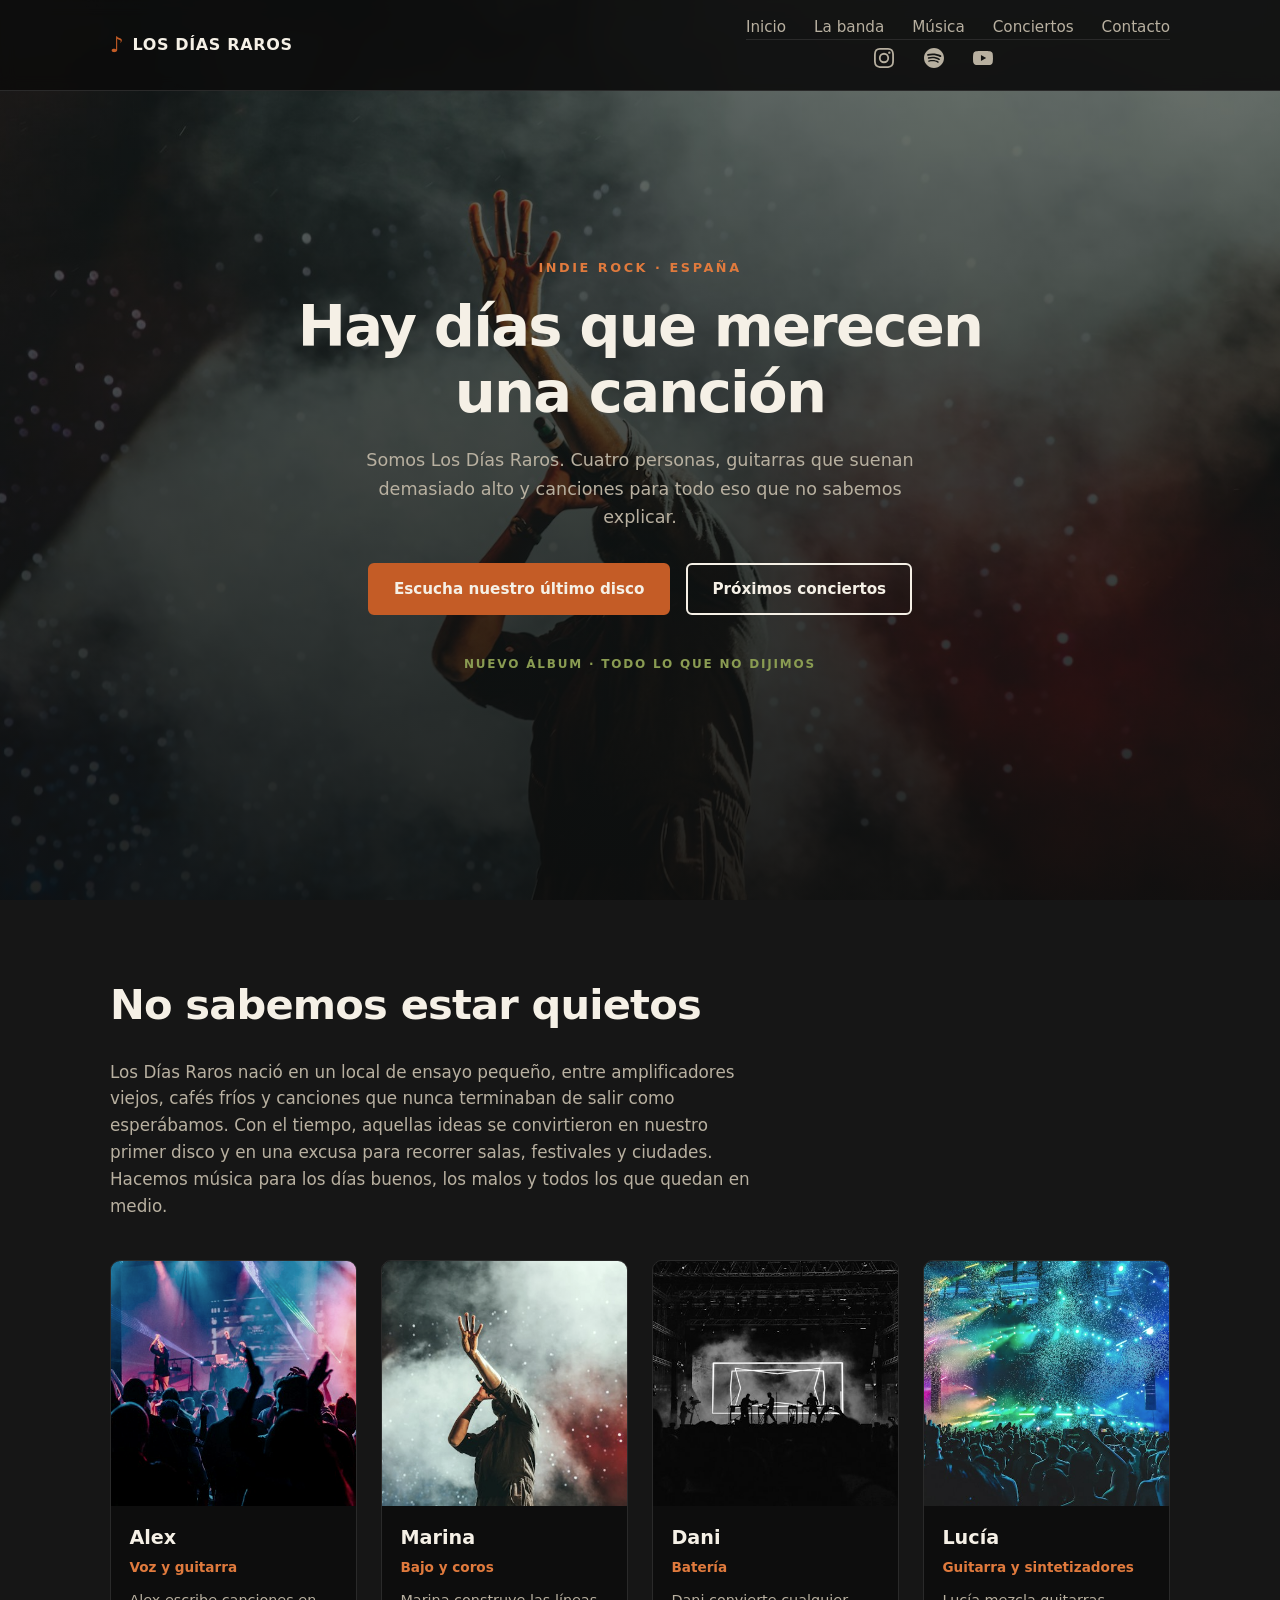
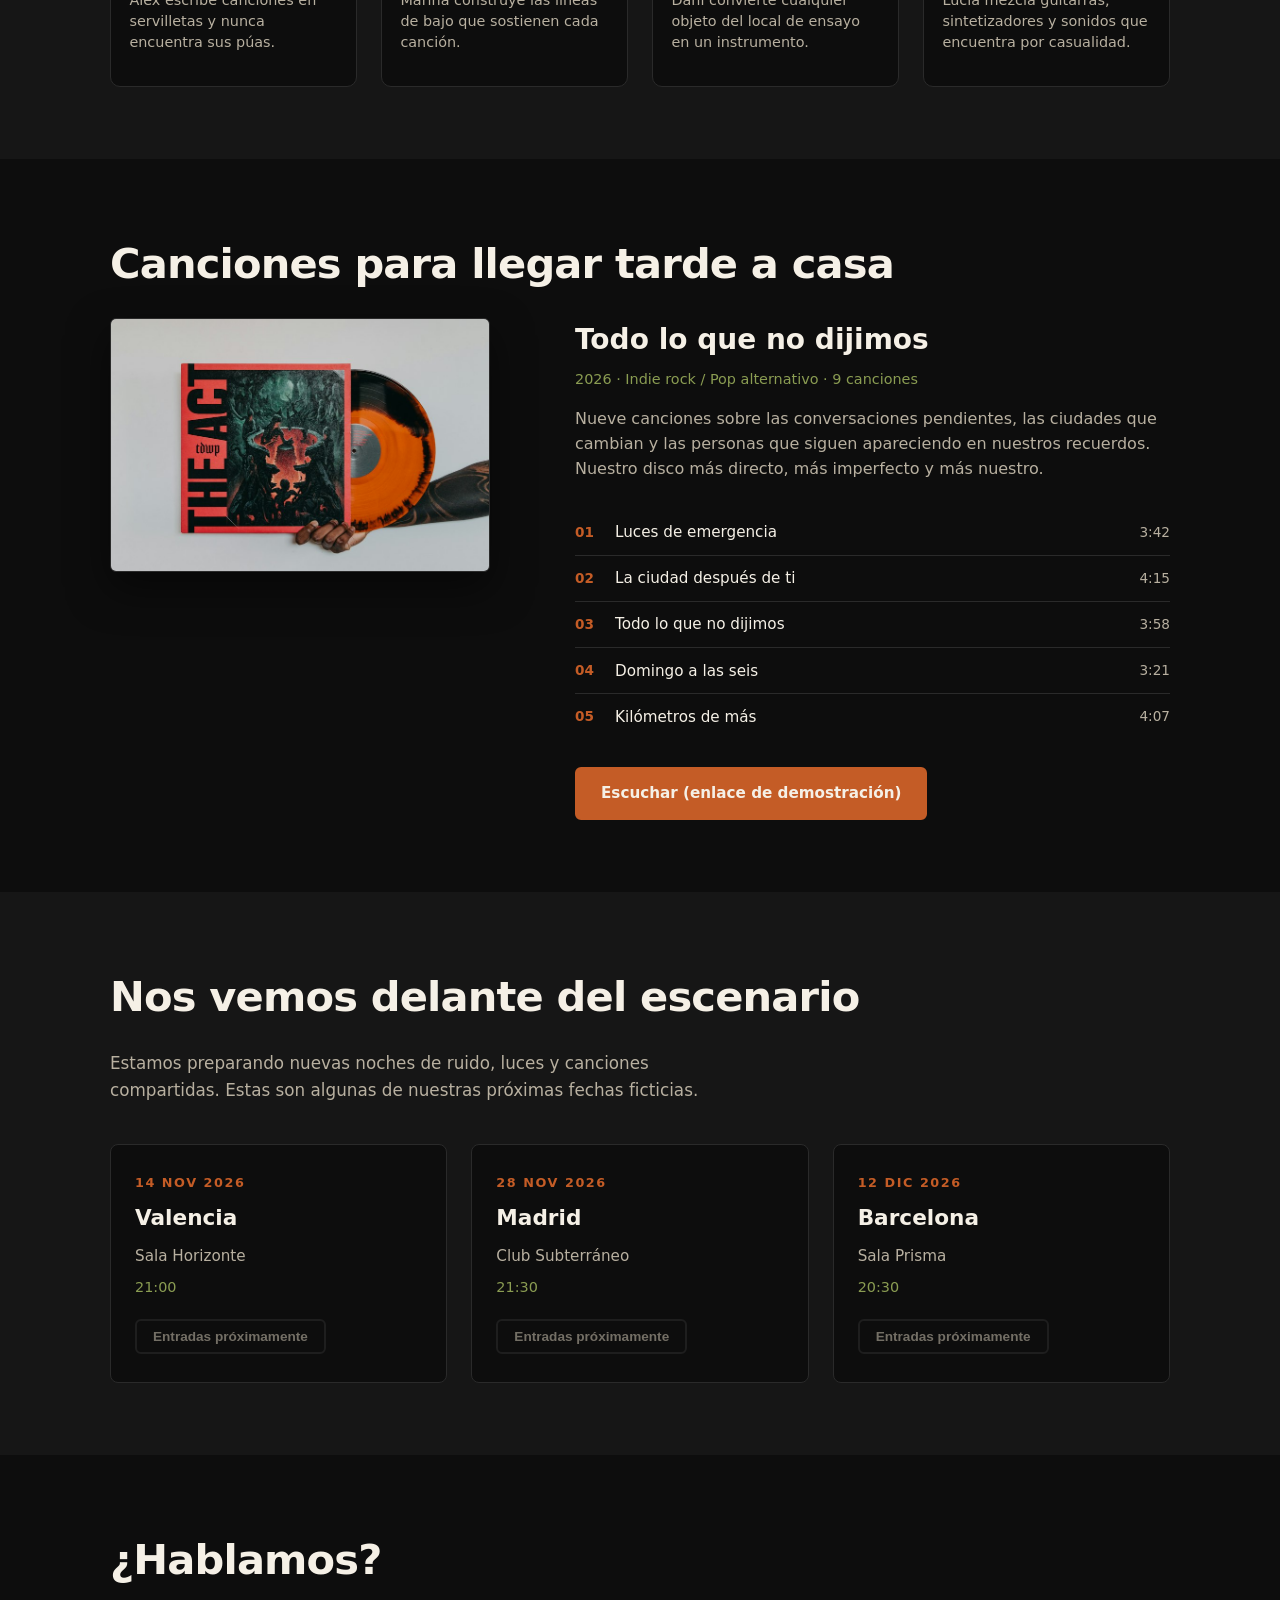
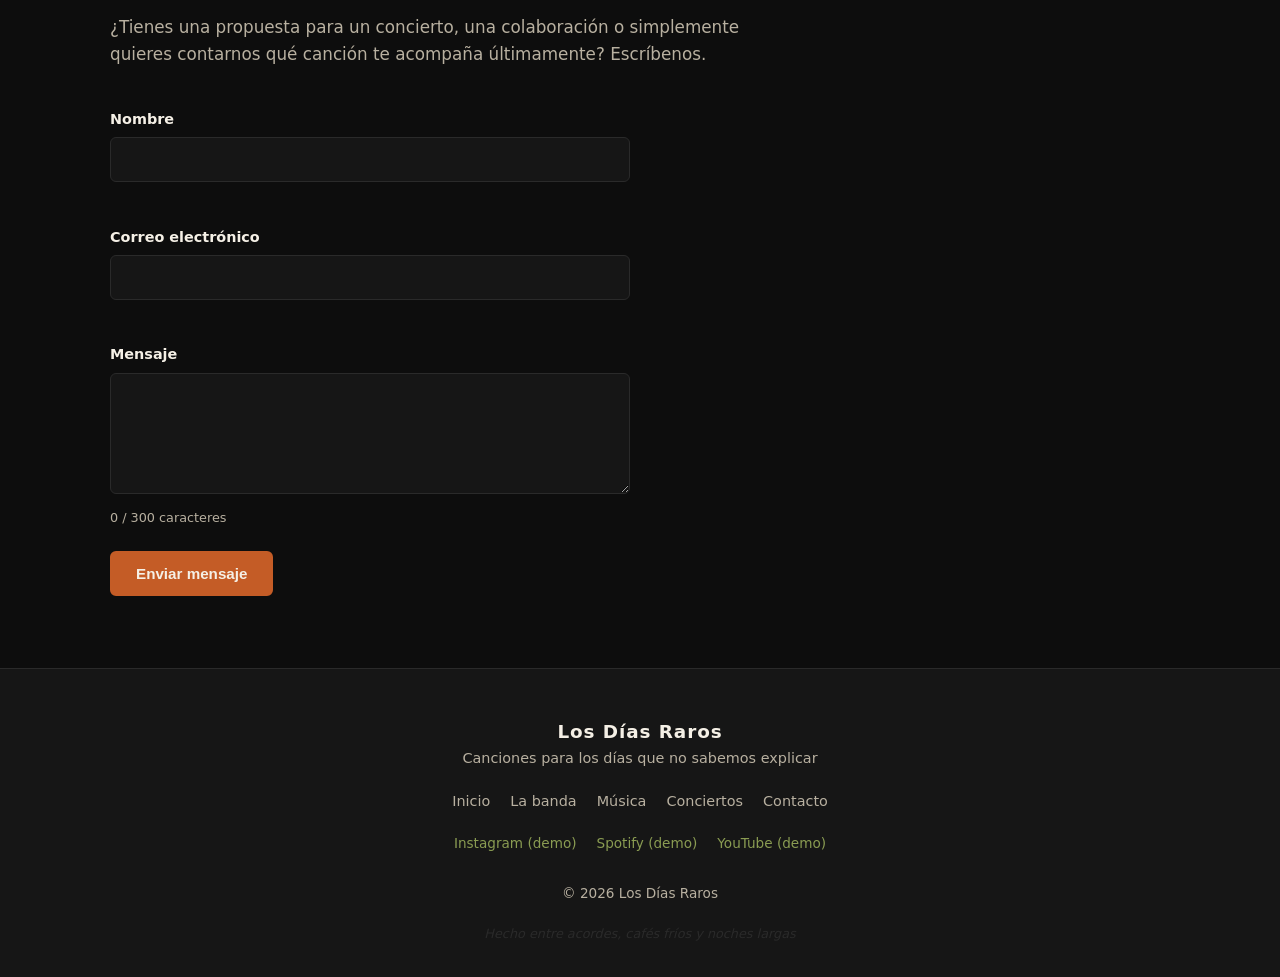
<file: index.html>
<!DOCTYPE html>
<html lang="es">
<head>
  <meta charset="UTF-8">
  <meta name="viewport" content="width=device-width, initial-scale=1.0">
  <meta name="description" content="Los Días Raros - Banda de indie rock español. Canciones nostálgicas sobre la juventud, el tiempo y la vida cotidiana. Escucha nuestro nuevo álbum Todo lo que no dijimos.">
  <title>Los Días Raros | Indie Rock · España</title>
  <link rel="stylesheet" href="./css/styles.css">
</head>
<body>
<!-- CABECERA Y NAVEGACIÓN -->
  <header class="header" id="inicio">
   <div class="header-container">
    <a href="#inicio" class="logo" aria-label="Los Días Raros - Inicio">
      <span class="logo-symbol" aria-hidden="true">♪</span>
      <span class="logo-text">LOS DÍAS RAROS</span>
    </a>

    <button class="menu-toggle" id="menu-toggle" aria-label="Abrir menú de navegación" aria-expanded="false" aria-controls="main-nav">
      <span class="hamburger-line"></span>
      <span class="hamburger-line"></span>
      <span class="hamburger-line"></span>
    </button>

    <nav class="nav" id="main-nav" aria-label="Navegación principal">
      <ul class="nav-list">
        <li><a href="#inicio" class="nav-link">Inicio</a></li>
        <li><a href="#banda" class="nav-link">La banda</a></li>
        <li><a href="#musica" class="nav-link">Música</a></li>
        <li><a href="#conciertos" class="nav-link">Conciertos</a></li>
        <li><a href="#contacto" class="nav-link">Contacto</a></li>
      </ul>

      <!-- Redes sociales dentro del menú (aparecen también en móvil) -->
      <div class="nav-social">
        <a href="https://instagram.com" class="social-icon" target="_blank" rel="noopener noreferrer" aria-label="Instagram (demostración)">
          <!-- Icono Instagram SVG -->
          <svg viewBox="0 0 24 24" width="20" height="20" fill="currentColor" aria-hidden="true">
            <path d="M12 2.163c3.204 0 3.584.012 4.85.07 3.252.148 4.771 1.691 4.919 4.919.058 1.265.069 1.645.069 4.849 0 3.205-.012 3.584-.069 4.849-.149 3.225-1.664 4.771-4.919 4.919-1.266.058-1.644.07-4.85.07-3.204 0-3.584-.012-4.849-.07-3.26-.149-4.771-1.699-4.919-4.92-.058-1.265-.07-1.644-.07-4.849 0-3.204.013-3.583.07-4.849.149-3.227 1.664-4.771 4.919-4.919 1.266-.057 1.645-.069 4.849-.069zM12 0C8.741 0 8.333.014 7.053.072 2.695.272.273 2.69.073 7.052.014 8.333 0 8.741 0 12c0 3.259.014 3.668.072 4.948.2 4.358 2.618 6.78 6.98 6.98C8.333 23.986 8.741 24 12 24c3.259 0 3.668-.014 4.948-.072 4.354-.2 6.782-2.618 6.979-6.98.059-1.28.073-1.689.073-4.948 0-3.259-.014-3.667-.072-4.947-.196-4.354-2.617-6.78-6.979-6.98C15.668.014 15.259 0 12 0zm0 5.838a6.162 6.162 0 100 12.324 6.162 6.162 0 000-12.324zM12 16a4 4 0 110-8 4 4 0 010 8zm6.406-11.845a1.44 1.44 0 100 2.881 1.44 1.44 0 000-2.881z"/>
          </svg>
        </a>

        <a href="https://open.spotify.com" class="social-icon" target="_blank" rel="noopener noreferrer" aria-label="Spotify (demostración)">
          <!-- Icono Spotify -->
          <svg viewBox="0 0 24 24" width="20" height="20" fill="currentColor" aria-hidden="true">
            <path d="M12 0C5.4 0 0 5.4 0 12s5.4 12 12 12 12-5.4 12-12S18.66 0 12 0zm5.521 17.34c-.24.359-.66.48-1.021.24-2.82-1.74-6.36-2.101-10.561-1.141-.418.092-.779-.198-.87-.619-.092-.418.198-.78.619-.87 4.56-1.021 8.52-.6 11.64 1.32.42.18.479.659.24 1.08zm1.44-3.3c-.301.42-.841.6-1.262.3-3.239-1.98-8.159-2.58-11.939-1.38-.479.12-1.02-.12-1.14-.6-.12-.48.12-1.021.6-1.141C9.6 9.9 15 10.561 18.72 12.84c.361.181.54.78.241 1.2zm.12-3.36C15.24 8.4 8.82 8.16 5.16 9.301c-.6.179-1.2-.181-1.38-.721-.18-.601.18-1.2.72-1.381 4.26-1.26 11.28-1.02 15.721 1.621.539.3.719 1.02.419 1.56-.299.421-1.02.599-1.559.3z"/>
          </svg>
        </a>

        <a href="https://youtube.com" class="social-icon" target="_blank" rel="noopener noreferrer" aria-label="YouTube (demostración)">
          <!-- Icono YouTube SVG -->
          <svg viewBox="0 0 24 24" width="20" height="20" fill="currentColor" aria-hidden="true">
            <path d="M23.498 6.186a3.016 3.016 0 00-2.122-2.136C19.505 3.545 12 3.545 12 3.545s-7.505 0-9.377.505A3.017 3.017 0 00.502 6.186C0 8.07 0 12 0 12s0 3.93.502 5.814a3.016 3.016 0 002.122 2.136c1.871.505 9.376.505 9.376.505s7.505 0 9.377-.505a3.015 3.015 0 002.122-2.136C24 15.93 24 12 24 12s0-3.93-.502-5.814zM9.545 15.568V8.432L15.818 12l-6.273 3.568z"/>
          </svg>
        </a>
      </div>
    </nav>
   </div>
  </header>
  <main>
    <!-- SECCIÓN HERO / PORTADA -->
    <section class="hero" aria-label="Portada principal">
      <div class="hero-overlay"></div>
      <div class="hero-content">
        <p class="hero-tag">INDIE ROCK · ESPAÑA</p>
        <h1 class="hero-title">Hay días que merecen una canción</h1>
        <p class="hero-text">Somos Los Días Raros. Cuatro personas, guitarras que suenan demasiado alto y canciones para todo eso que no sabemos explicar.</p>
        <div class="hero-buttons">
          <a href="#musica" class="btn btn-primary">Escucha nuestro último disco</a>
          <a href="#conciertos" class="btn btn-secondary">Próximos conciertos</a>
        </div>
        <p class="hero-album-tag">NUEVO ÁLBUM · TODO LO QUE NO DIJIMOS</p>
      </div>
    </section>

    <!-- SECCIÓN BANDA -->
    <section class="section section-banda" id="banda">
      <div class="container">
        <h2 class="section-title">No sabemos estar quietos</h2>
        <p class="section-intro">
          Los Días Raros nació en un local de ensayo pequeño, entre amplificadores viejos, cafés fríos y canciones que nunca terminaban de salir como esperábamos. Con el tiempo, aquellas ideas se convirtieron en nuestro primer disco y en una excusa para recorrer salas, festivales y ciudades. Hacemos música para los días buenos, los malos y todos los que quedan en medio.
        </p>

        <div class="members-grid">
          <!-- Alex -->
          <article class="member-card">
            <div class="member-image-wrapper">
              <img src="images/member1.jpg" alt="Alex, vocalista y guitarrista de Los Días Raros" class="member-photo" width="300" height="300">
            </div>
            <div class="member-content">
              <h3 class="member-name">Alex</h3>
              <p class="member-role">Voz y guitarra</p>
              <p class="member-desc">Alex escribe canciones en servilletas y nunca encuentra sus púas.</p>
      
              <!-- Información extra que aparece al hacer hover -->
               <div class="member-extra">
                <p>Le gusta escribir de madrugada y siempre lleva un cuaderno lleno de ideas a medias. Su guitarra favorita es una Telecaster negra que encontró en un mercadillo.</p>
              </div>
            </div>
          </article>

          <!-- Marina -->
          <article class="member-card">
            <div class="member-image-wrapper">
              <img src="images/member2.jpg" alt="Marina, bajista y corista de Los Días Raros" class="member-photo" width="300" height="300">
            </div>
            <div class="member-content">
              <h3 class="member-name">Marina</h3>
              <p class="member-role">Bajo y coros</p>
              <p class="member-desc">Marina construye las líneas de bajo que sostienen cada canción.</p>

              <div class="member-extra">
                <p>Antes tocaba en una banda de post-punk. Ahora se preocupa de que cada canción tenga “suelo” para que el resto pueda volar. Bebe café con leche casi frío.</p>
              </div>
            </div>
          </article>

  <!-- Dani -->
          <article class="member-card">
            <div class="member-image-wrapper">
              <img src="images/member3.jpg" alt="Dani, baterista de Los Días Raros" class="member-photo" width="300" height="300">
            </div>
            <div class="member-content">
              <h3 class="member-name">Dani</h3>
             <p class="member-role">Batería</p>
             <p class="member-desc">Dani convierte cualquier objeto del local de ensayo en un instrumento.</p>
      
              <div class="member-extra">
                <p>Colecciona baquetas rotas y dice que cada una tiene una historia. En los ensayos suele improvisar ritmos con cajas de pizza y llaves.</p>
              </div>
            </div>
          </article>

  <!-- Lucía -->
          <article class="member-card">
            <div class="member-image-wrapper">
              <img src="images/member4.jpg" alt="Lucía, guitarrista y teclista de Los Días Raros" class="member-photo" width="300" height="300">
            </div>
            <div class="member-content">
              <h3 class="member-name">Lucía</h3>
              <p class="member-role">Guitarra y sintetizadores</p>
              <p class="member-desc">Lucía mezcla guitarras, sintetizadores y sonidos que encuentra por casualidad.</p>
      
               <div class="member-extra">
                <p>Graba sonidos de la calle con el móvil y luego los mete en las canciones. Le fascina el reverb y dice que “el silencio también es un instrumento”.</p>
               </div>
            </div>
          </article>
        </div>
      </div>
    </section>

    <!-- SECCIÓN MÚSICA -->
    <section class="section section-musica" id="musica">
      <div class="container">
        <h2 class="section-title">Canciones para llegar tarde a casa</h2>

        <div class="album-layout">
          <div class="album-cover-wrapper">
            <img src="images/album.jpg" alt="Portada del álbum Todo lo que no dijimos de Los Días Raros" class="album-cover" width="400" height="400">
          </div>

          <div class="album-info">
            <h3 class="album-title">Todo lo que no dijimos</h3>
            <p class="album-meta">2026 · Indie rock / Pop alternativo · 9 canciones</p>
            <p class="album-desc">
              Nueve canciones sobre las conversaciones pendientes, las ciudades que cambian y las personas que siguen apareciendo en nuestros recuerdos. Nuestro disco más directo, más imperfecto y más nuestro.
            </p>

            <ol class="tracklist">
              <li class="track">
                <span class="track-number">01</span>
                <span class="track-title">Luces de emergencia</span>
                <span class="track-duration">3:42</span>
              </li>
              <li class="track">
                <span class="track-number">02</span>
                <span class="track-title">La ciudad después de ti</span>
                <span class="track-duration">4:15</span>
              </li>
              <li class="track">
                <span class="track-number">03</span>
                <span class="track-title">Todo lo que no dijimos</span>
                <span class="track-duration">3:58</span>
              </li>
              <li class="track">
                <span class="track-number">04</span>
                <span class="track-title">Domingo a las seis</span>
                <span class="track-duration">3:21</span>
              </li>
              <li class="track">
                <span class="track-number">05</span>
                <span class="track-title">Kilómetros de más</span>
                <span class="track-duration">4:07</span>
              </li>
            </ol>

            <a href="https://open.spotify.com" class="btn btn-primary" target="_blank" rel="noopener noreferrer">Escuchar (enlace de demostración)</a>
          </div>
        </div>
      </div>
    </section>

    <!-- SECCIÓN CONCIERTOS -->
    <section class="section section-conciertos" id="conciertos">
      <div class="container">
        <h2 class="section-title">Nos vemos delante del escenario</h2>
        <p class="section-intro">
          Estamos preparando nuevas noches de ruido, luces y canciones compartidas. Estas son algunas de nuestras próximas fechas ficticias.
        </p>

        <div class="concerts-grid">
          <article class="concert-card">
            <time class="concert-date" datetime="2026-11-14">14 NOV 2026</time>
            <h3 class="concert-city">Valencia</h3>
            <p class="concert-venue">Sala Horizonte</p>
            <p class="concert-time">21:00</p>
            <button class="btn btn-outline" disabled>Entradas próximamente</button>
          </article>

          <article class="concert-card">
            <time class="concert-date" datetime="2026-11-28">28 NOV 2026</time>
            <h3 class="concert-city">Madrid</h3>
            <p class="concert-venue">Club Subterráneo</p>
            <p class="concert-time">21:30</p>
            <button class="btn btn-outline" disabled>Entradas próximamente</button>
          </article>

          <article class="concert-card">
            <time class="concert-date" datetime="2026-12-12">12 DIC 2026</time>
            <h3 class="concert-city">Barcelona</h3>
            <p class="concert-venue">Sala Prisma</p>
            <p class="concert-time">20:30</p>
            <button class="btn btn-outline" disabled>Entradas próximamente</button>
          </article>
        </div>
      </div>
    </section>

    <!-- SECCIÓN CONTACTO -->
    <section class="section section-contacto" id="contacto">
      <div class="container">
        <h2 class="section-title">¿Hablamos?</h2>
        <p class="section-intro">
          ¿Tienes una propuesta para un concierto, una colaboración o simplemente quieres contarnos qué canción te acompaña últimamente? Escríbenos.
        </p>

        <form class="contact-form" id="contact-form" novalidate>
          <div class="form-group">
            <label for="nombre">Nombre</label>
            <input type="text" id="nombre" name="nombre" required aria-describedby="error-nombre" autocomplete="name">
            <span class="error-message" id="error-nombre" role="alert"></span>
          </div>

          <div class="form-group">
            <label for="email">Correo electrónico</label>
            <input type="email" id="email" name="email" required aria-describedby="error-email" autocomplete="email">
            <span class="error-message" id="error-email" role="alert"></span>
          </div>

          <div class="form-group">
            <label for="mensaje">Mensaje</label>
            <textarea id="mensaje" name="mensaje" rows="5" maxlength="300" required aria-describedby="contador-mensaje error-mensaje"></textarea>
            <div class="textarea-footer">
              <span class="char-counter" id="contador-mensaje" aria-live="polite">0 / 300 caracteres</span>
              <span class="error-message" id="error-mensaje" role="alert"></span>
            </div>
          </div>

          <button type="submit" class="btn btn-primary">Enviar mensaje</button>

          <div class="form-feedback" id="form-feedback" role="status" aria-live="polite"></div>
        </form>
      </div>
    </section>
  </main>

  <!-- PIE DE PÁGINA -->
  <footer class="footer">
    <div class="container footer-container">
      <div class="footer-brand">
        <p class="footer-name">Los Días Raros</p>
        <p class="footer-tagline">Canciones para los días que no sabemos explicar</p>
      </div>

      <nav class="footer-nav" aria-label="Enlaces del pie de página">
        <a href="#inicio">Inicio</a>
        <a href="#banda">La banda</a>
        <a href="#musica">Música</a>
        <a href="#conciertos">Conciertos</a>
        <a href="#contacto">Contacto</a>
      </nav>

      <div class="footer-social">
        <a href="https://instagram.com" target="_blank" rel="noopener noreferrer" class="social-link">Instagram (demo)</a>
        <a href="https://open.spotify.com" target="_blank" rel="noopener noreferrer" class="social-link">Spotify (demo)</a>
        <a href="https://youtube.com" target="_blank" rel="noopener noreferrer" class="social-link">YouTube (demo)</a>
      </div>

      <p class="footer-copy">© 2026 Los Días Raros</p>
      <p class="footer-note">Hecho entre acordes, cafés fríos y noches largas</p>
    </div>
  </footer>
</body>
  <script src="./js/script.js" defer></script>
</html>
</file>
<file: css/styles.css>
/* VARIABLES Y COLORES */
:root {
  --color-fondo: #0d0d0d;
  --color-fondo-secundario: #161616;
  --color-crema: #f5f0e6;
  --color-naranja: #c45c26;
  --color-naranja-claro: #e07a3d;
  --color-oliva: #6b7c3c;
  --color-oliva-claro: #8a9c52;
  --color-texto: #f5f0e6;
  --color-texto-suave: #b8b0a0;
  --color-borde: #2a2a2a;
  --color-error: #e05c5c;
  --color-exito: #6b9c5c;

  --fuente-principal: "Segoe UI", system-ui, -apple-system, sans-serif;
  --fuente-titulos: "Segoe UI", system-ui, -apple-system, sans-serif;

  --radio-boton: 6px;
  --transicion: 0.25s ease;
  --max-ancho: 1100px;
}

/* ESTILOS GENERALES */

*,
*::before,
*::after {
  box-sizing: border-box;
  margin: 0;
  padding: 0;
}

html {
  scroll-behavior: smooth;
}

@media (prefers-reduced-motion: reduce) {
  html {
    scroll-behavior: auto;
  }

  *,
  *::before,
  *::after {
    animation-duration: 0.01ms !important;
    animation-iteration-count: 1 !important;
    transition-duration: 0.01ms !important;
  }
}

/* Base del documento */
body {
  font-family: var(--fuente-principal);
  background-color: var(--color-fondo);
  color: var(--color-texto);
  line-height: 1.6;
  font-size: 1rem;
}

img {
  max-width: 100%;
  height: auto;
  display: block;
}

a {
  color: var(--color-naranja-claro);
  text-decoration: none;
  transition: color var(--transicion);
}

a:hover {
  color: var(--color-crema);
}

a:focus-visible {
  outline: 2px solid var(--color-naranja);
  outline-offset: 3px;
}

ul,
ol {
  list-style: none;
}

/* Contenedor general */
.container {
  width: 100%;
  max-width: var(--max-ancho);
  margin-left: auto;
  margin-right: auto;
  padding-left: 1.25rem;
  padding-right: 1.25rem;
}

.section {
  padding: 4.5rem 0;
}

.section-title {
  font-family: var(--fuente-titulos);
  font-size: clamp(1.8rem, 4vw, 2.6rem);
  font-weight: 700;
  letter-spacing: -0.02em;
  margin-bottom: 1.25rem;
  color: var(--color-crema);
}

.section-intro {
  max-width: 640px;
  color: var(--color-texto-suave);
  margin-bottom: 2.5rem;
  font-size: 1.05rem;
}

/* Botones */
.btn {
  display: inline-block;
  padding: 0.75rem 1.5rem;
  font-size: 0.95rem;
  font-weight: 600;
  border-radius: var(--radio-boton);
  border: 2px solid transparent;
  cursor: pointer;
  transition: background-color var(--transicion), color var(--transicion), border-color var(--transicion), transform var(--transicion);
  text-align: center;
}

.btn:focus-visible {
  outline: 2px solid var(--color-crema);
  outline-offset: 3px;
}

.btn-primary {
  background-color: var(--color-naranja);
  color: var(--color-crema);
  border-color: var(--color-naranja);
}

.btn-primary:hover {
  background-color: var(--color-naranja-claro);
  border-color: var(--color-naranja-claro);
  color: var(--color-crema);
  transform: translateY(-2px);
}

.btn-secondary {
  background-color: transparent;
  color: var(--color-crema);
  border-color: var(--color-crema);
}

.btn-secondary:hover {
  background-color: var(--color-crema);
  color: var(--color-fondo);
  transform: translateY(-2px);
}

.btn-outline {
  background-color: transparent;
  color: var(--color-texto-suave);
  border-color: var(--color-borde);
  font-size: 0.85rem;
  padding: 0.5rem 1rem;
}

.btn-outline:disabled {
  opacity: 0.6;
  cursor: not-allowed;
}

/* CABECERA Y MENÚS */

.header {
  position: fixed;
  top: 0;
  left: 0;
  width: 100%;
  z-index: 1000;
  background-color: rgba(13, 13, 13, 0.92);
  backdrop-filter: blur(8px);
  border-bottom: 1px solid var(--color-borde);
}

.header-container {
  max-width: var(--max-ancho);
  margin: 0 auto;
  padding: 0.85rem 1.25rem;
  display: flex;
  align-items: center;
  justify-content: space-between;
}

.logo {
  display: flex;
  align-items: center;
  gap: 0.5rem;
  color: var(--color-crema);
  font-weight: 700;
  letter-spacing: 0.04em;
  font-size: 1rem;
}

.logo:hover {
  color: var(--color-naranja-claro);
}

.logo-symbol {
  font-size: 1.35rem;
  color: var(--color-naranja);
}

.nav-list {
  display: flex;
  gap: 1.75rem;
  border-bottom: 1px solid var(--color-borde);
}

.nav-link {
  color: var(--color-texto-suave);
  font-size: 0.95rem;
  font-weight: 500;
  position: relative;
}

.nav-link:hover,
.nav-link:focus-visible {
  color: var(--color-crema);
}

.nav-link::after {
  content: "";
  position: absolute;
  left: 0;
  bottom: -4px;
  width: 0;
  height: 2px;
  background-color: var(--color-naranja);
  transition: width var(--transicion);
}

.nav-social {
  display: flex;
  align-items: center;
  gap: 0.85rem;
  margin-right: 1rem;
  padding-left: 7.5rem;
}

.social-icon {
  display: flex;
  align-items: center;
  justify-content: center;
  width: 36px;
  height: 36px;
  border-radius: 50%;
  color: var(--color-texto-suave);
  background-color: transparent;
  border: 1px solid transparent;
  transition: color 0.25s ease, background-color 0.25s ease, border-color 0.25s ease, transform 0.25s ease;
}

.social-icon:hover {
  color: var(--color-crema);
  background-color: rgba(196, 92, 38, 0.15);
  border-color: var(--color-naranja);
  transform: translateY(-2px);
}

.social-icon:focus-visible {
  outline: 2px solid var(--color-naranja);
  outline-offset: 2px;
}

.social-icon svg {
  display: block;
}

.nav-link:hover::after {
  width: 100%;
}

/* Menú hamburguesa */
.menu-toggle {
  display: none;
  flex-direction: column;
  justify-content: center;
  gap: 5px;
  width: 40px;
  height: 40px;
  background: transparent;
  border: none;
  cursor: pointer;
  padding: 6px;
}

.hamburger-line {
  display: block;
  width: 24px;
  height: 2px;
  background-color: var(--color-crema);
  transition: transform var(--transicion), opacity var(--transicion);
}

.menu-toggle[aria-expanded="true"] .hamburger-line:nth-child(1) {
  transform: translateY(7px) rotate(45deg);
}

.menu-toggle[aria-expanded="true"] .hamburger-line:nth-child(2) {
  opacity: 0;
}

.menu-toggle[aria-expanded="true"] .hamburger-line:nth-child(3) {
  transform: translateY(-7px) rotate(-45deg);
}

/* Portada Principal */
.hero {
  position: relative;
  min-height: 100vh;
  display: flex;
  align-items: center;
  justify-content: center;
  background-image: url("../images/portada.jpg");
  background-size: cover;
  background-position: center;
  background-repeat: no-repeat;
  padding: 6rem 1.25rem 4rem;
}

.hero-overlay {
  position: absolute;
  inset: 0;
  background: linear-gradient(
    to bottom,
    rgba(13, 13, 13, 0.55) 0%,
    rgba(13, 13, 13, 0.75) 50%,
    rgba(13, 13, 13, 0.9) 100%
  );
}

.hero-content {
  position: relative;
  z-index: 1;
  max-width: 720px;
  text-align: center;
}

.hero-tag {
  font-size: 0.8rem;
  letter-spacing: 0.2em;
  text-transform: uppercase;
  color: var(--color-naranja-claro);
  margin-bottom: 1rem;
  font-weight: 600;
}

.hero-title {
  font-family: var(--fuente-titulos);
  font-size: clamp(2.2rem, 6vw, 3.6rem);
  font-weight: 700;
  line-height: 1.15;
  letter-spacing: -0.03em;
  margin-bottom: 1.25rem;
  color: var(--color-crema);
}

.hero-text {
  font-size: 1.1rem;
  color: var(--color-texto-suave);
  margin-bottom: 2rem;
  max-width: 560px;
  margin-left: auto;
  margin-right: auto;
}

.hero-buttons {
  display: flex;
  flex-wrap: wrap;
  gap: 1rem;
  justify-content: center;
  margin-bottom: 2.5rem;
}

.hero-album-tag {
  font-size: 0.75rem;
  letter-spacing: 0.15em;
  text-transform: uppercase;
  color: var(--color-oliva-claro);
  font-weight: 600;
}

/* PRESENTACIÓN DE LA BANDA */
.section-banda {
  background-color: var(--color-fondo-secundario);
}

/* Tarjetas de los miembros */
.members-grid {
  display: grid;
  grid-template-columns: repeat(4, 1fr);
  gap: 1.5rem;
}

/* Estilo y hover de cada tarjeta */
.member-card {
  background-color: var(--color-fondo);
  border: 1px solid var(--color-borde);
  border-radius: 10px;
  overflow: hidden;
  transition: transform 0.35s ease, border-color 0.35s ease, box-shadow 0.35s ease;
  display: flex;
  flex-direction: column;
}

.member-card:hover {
  transform: translateY(-10px) scale(1.03);
  border-color: var(--color-naranja);
  box-shadow: 0 18px 36px rgba(0, 0, 0, 0.45);
  z-index: 10;
}

.member-image-wrapper {
  overflow: hidden;
}

.member-photo {
  width: 100%;
  aspect-ratio: 1 / 1;
  object-fit: cover;
  filter: grayscale(35%) contrast(1.05);
  transition: filter 0.4s ease, transform 0.4s ease;
}

.member-card:hover .member-photo {
  filter: grayscale(0%) contrast(1.1);
  transform: scale(1.08);
}

.member-content {
  padding: 1.1rem 1.15rem 1.3rem;
  display: flex;
  flex-direction: column;
  flex-grow: 1;
}

.member-name {
  font-size: 1.2rem;
  font-weight: 700;
  margin: 0 0 0.2rem;
  color: var(--color-crema);
}

.member-role {
  font-size: 0.85rem;
  color: var(--color-naranja-claro);
  margin: 0 0 0.7rem;
  font-weight: 600;
}

.member-desc {
  font-size: 0.9rem;
  color: var(--color-texto-suave);
  margin: 0 0 0.8rem;
  line-height: 1.45;
}

/* Información extra (oculta por defecto) */
.member-extra {
  max-height: 0;
  overflow: hidden;
  opacity: 0;
  transition: max-height 0.4s ease, opacity 0.35s ease, margin 0.35s ease;
  margin-top: 0;
}

.member-extra p {
  font-size: 0.85rem;
  color: var(--color-texto-suave);
  line-height: 1.5;
  margin: 0;
  padding-top: 0.6rem;
  border-top: 1px solid var(--color-borde);
}

/* Al hacer hover se muestra la info extra */
.member-card:hover .member-extra {
  max-height: 160px;
  opacity: 1;
  margin-top: 0.4rem;
}

/* SECCIÓN DE MÚSICA */

.section-musica {
  background-color: var(--color-fondo);
}

/* Álbum + tracklist */
.album-layout {
  display: grid;
  grid-template-columns: 1fr 1.4fr;
  gap: 2.5rem;
  align-items: start;
}

.album-cover {
  width: 100%;
  max-width: 380px;
  border-radius: 6px;
  box-shadow: 0 16px 40px rgba(0, 0, 0, 0.5);
  border: 1px solid var(--color-borde);
}

.album-title {
  font-size: 1.75rem;
  font-weight: 700;
  color: var(--color-crema);
  margin-bottom: 0.35rem;
}

.album-meta {
  font-size: 0.9rem;
  color: var(--color-oliva-claro);
  margin-bottom: 1rem;
  font-weight: 500;
}

.album-desc {
  color: var(--color-texto-suave);
  margin-bottom: 1.75rem;
  line-height: 1.55;
}

.tracklist {
  margin-bottom: 1.75rem;
}

.track {
  display: flex;
  align-items: center;
  gap: 0.75rem;
  padding: 0.65rem 0;
  border-bottom: 1px solid var(--color-borde);
  font-size: 0.95rem;
}

.track:last-child {
  border-bottom: none;
}

.track-number {
  color: var(--color-naranja);
  font-weight: 600;
  min-width: 1.75rem;
  font-size: 0.85rem;
}

.track-title {
  flex: 1;
  color: var(--color-crema);
}

.track-duration {
  color: var(--color-texto-suave);
  font-size: 0.85rem;
}

/* SECCIÓN DE CONCIERTOS */

.section-conciertos {
  background-color: var(--color-fondo-secundario);
}

.concerts-grid {
  display: grid;
  grid-template-columns: repeat(3, 1fr);
  gap: 1.5rem;
}

.concert-card {
  background-color: var(--color-fondo);
  border: 1px solid var(--color-borde);
  border-radius: 8px;
  padding: 1.75rem 1.5rem;
  display: flex;
  flex-direction: column;
  gap: 0.5rem;
  transition: border-color var(--transicion), transform var(--transicion);
}

.concert-card:hover {
  border-color: var(--color-oliva);
  transform: translateY(-4px);
}

.concert-date {
  font-size: 0.8rem;
  letter-spacing: 0.12em;
  font-weight: 700;
  color: var(--color-naranja);
  text-transform: uppercase;
}

.concert-city {
  font-size: 1.35rem;
  font-weight: 700;
  color: var(--color-crema);
}

.concert-venue {
  color: var(--color-texto-suave);
  font-size: 0.95rem;
}

.concert-time {
  color: var(--color-oliva-claro);
  font-size: 0.9rem;
  margin-bottom: 0.75rem;
}

.concert-card .btn {
  margin-top: auto;
  align-self: flex-start;
}

/* FORMULARIO */

.section-contacto {
  background-color: var(--color-fondo);
}

/* Formulario */
.contact-form {
  max-width: 520px;
}

.form-group {
  margin-bottom: 1.35rem;
}

.form-group label {
  display: block;
  font-size: 0.9rem;
  font-weight: 600;
  color: var(--color-crema);
  margin-bottom: 0.4rem;
}

.form-group input,
.form-group textarea {
  width: 100%;
  padding: 0.75rem 1rem;
  font-family: inherit;
  font-size: 1rem;
  background-color: var(--color-fondo-secundario);
  border: 1px solid var(--color-borde);
  border-radius: var(--radio-boton);
  color: var(--color-texto);
  transition: border-color var(--transicion);
}

.form-group input:focus,
.form-group textarea:focus {
  outline: none;
  border-color: var(--color-naranja);
}

.form-group input:focus-visible,
.form-group textarea:focus-visible {
  outline: 2px solid var(--color-naranja);
  outline-offset: 2px;
}

.form-group textarea {
  resize: vertical;
  min-height: 120px;
}

.textarea-footer {
  display: flex;
  justify-content: space-between;
  align-items: flex-start;
  gap: 1rem;
  margin-top: 0.4rem;
}

.char-counter {
  font-size: 0.8rem;
  color: var(--color-texto-suave);
}

.error-message {
  display: block;
  font-size: 0.85rem;
  color: var(--color-error);
  margin-top: 0.35rem;
  min-height: 1.2em;
}

.form-feedback {
  margin-top: 1.25rem;
  padding: 0.85rem 1rem;
  border-radius: var(--radio-boton);
  font-size: 0.95rem;
  display: none;
}

.form-feedback.success {
  display: block;
  background-color: rgba(107, 156, 92, 0.15);
  border: 1px solid var(--color-exito);
  color: var(--color-exito);
}

.form-feedback.error {
  display: block;
  background-color: rgba(224, 92, 92, 0.15);
  border: 1px solid var(--color-error);
  color: var(--color-error);
}

.form-group.has-error input,
.form-group.has-error textarea {
  border-color: var(--color-error);
}

/* PIE DE PÁGINA */

.footer {
  background-color: var(--color-fondo-secundario);
  border-top: 1px solid var(--color-borde);
  padding: 3rem 0 2rem;
}

.footer-container {
  display: flex;
  flex-direction: column;
  align-items: center;
  text-align: center;
  gap: 1.25rem;
}

.footer-name {
  font-size: 1.15rem;
  font-weight: 700;
  letter-spacing: 0.05em;
  color: var(--color-crema);
}

.footer-tagline {
  font-size: 0.9rem;
  color: var(--color-texto-suave);
}

.footer-nav {
  display: flex;
  flex-wrap: wrap;
  gap: 1.25rem;
  justify-content: center;
}

.footer-nav a {
  color: var(--color-texto-suave);
  font-size: 0.9rem;
}

.footer-nav a:hover {
  color: var(--color-naranja-claro);
}

.footer-social {
  display: flex;
  flex-wrap: wrap;
  gap: 1.25rem;
  justify-content: center;
}

.social-link {
  font-size: 0.85rem;
  color: var(--color-oliva-claro);
}

.social-link:hover {
  color: var(--color-crema);
}

.footer-copy {
  font-size: 0.85rem;
  color: var(--color-texto-suave);
  margin-top: 0.5rem;
}

.footer-note {
  font-size: 0.8rem;
  color: var(--color-borde);
  font-style: italic;
}

/* DISEÑO RESPONSIVE */

/* Tablet */
@media (max-width: 1024px) {

  .members-grid {
    grid-template-columns: 1fr;
    max-width: 340px;
    margin: 0 auto;
  }

  /* En móvil mostramos la info extra siempre visible */
  .member-extra {
    max-height: none;
    opacity: 1;
    margin-top: 0.5rem;
  }

  .member-card:hover {
    transform: none;          /* evitamos que se mueva demasiado en móvil */
    scale: 1;
  }

  .member-card:hover .member-photo {
    transform: none;
  }

  .album-layout {
    grid-template-columns: 1fr;
    gap: 2rem;
  }

  .album-cover {
    max-width: 320px;
    margin: 0 auto;
  }

  .concerts-grid {
    grid-template-columns: repeat(2, 1fr);
  }

  .concerts-grid .concert-card:last-child {
    grid-column: 1 / -1;
    max-width: 50%;
    margin: 0 auto;
  }
}

/* Móvil */
@media (max-width: 767px) {
  .menu-toggle {
    display: flex;
  }

  .nav {
    position: absolute;
    top: 100%;
    left: 0;
    width: 100%;
    background-color: rgba(13, 13, 13, 0.98);
    border-bottom: 1px solid var(--color-borde);
    max-height: 0;
    overflow: hidden;
    transition: max-height 0.3s ease;
  }

  .nav.is-open {
    max-height: 420px;
  }

  .nav-list {
    flex-direction: column;
    gap: 0;
    padding: 0.5rem 0;
  }

  .nav-list li {
    border-bottom: 1px solid var(--color-borde);
  }

  .nav-link {
    display: block;
    padding: 0.9rem 1.5rem;
  }

  .nav-link::after {
    display: none;
  }

  .nav-social {
    margin-left: 0;
    padding: 1rem 1.5rem 1.25rem;
    border-left: none;
    border-top: 1px solid var(--color-borde);
    justify-content: flex-start;
    gap: 1rem;
  }

  .social-icon {
    width: 40px;
    height: 40px;
  }

  .hero {
    min-height: 90vh;
    padding-top: 5.5rem;
  }

  .hero-buttons {
    flex-direction: column;
    align-items: center;
  }

  .hero-buttons .btn {
    width: 100%;
    max-width: 280px;
  }

  .section {
    padding: 3.25rem 0;
  }

  .concerts-grid {
    grid-template-columns: 1fr;
  }

  .concerts-grid .concert-card:last-child {
    max-width: 100%;
  }

  .section-title {
    font-size: 1.7rem;
  }

  .footer-nav,
  .footer-social {
    flex-direction: column;
    gap: 0.75rem;
  }

}
</file>
